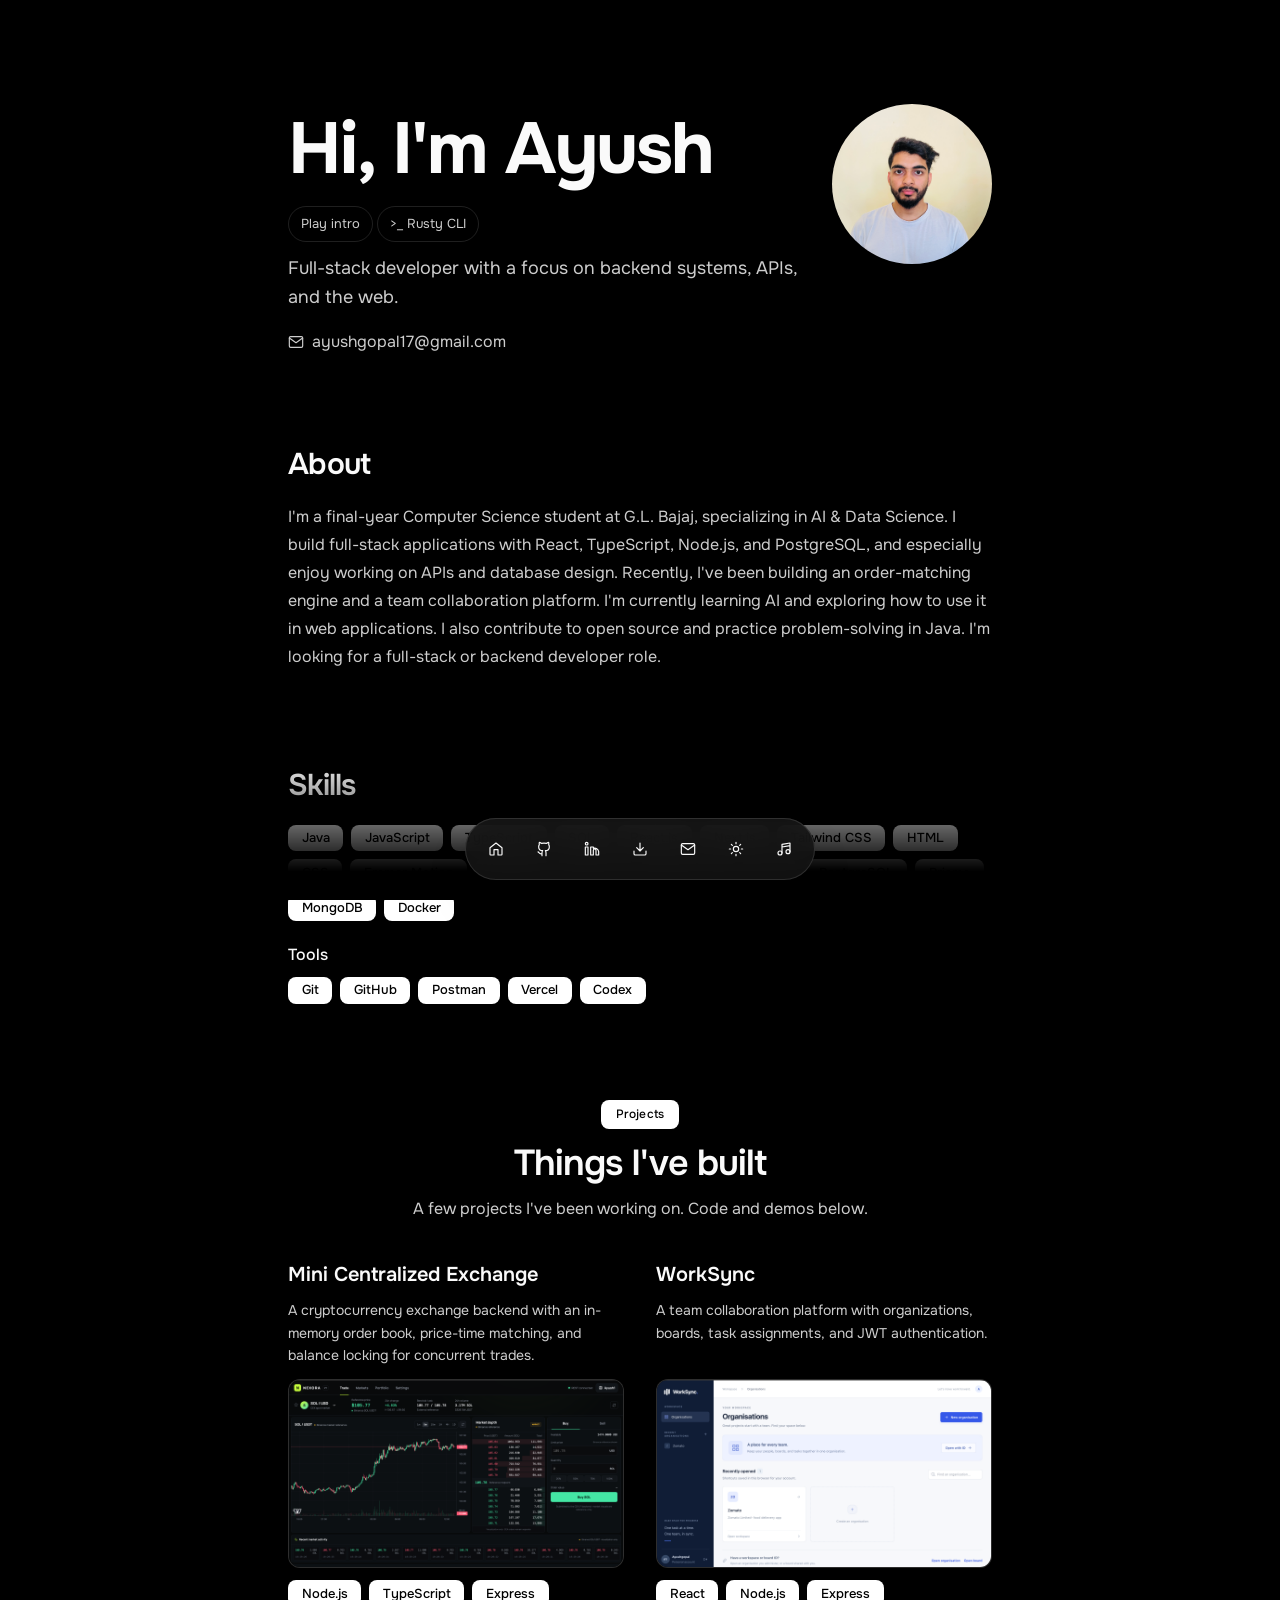
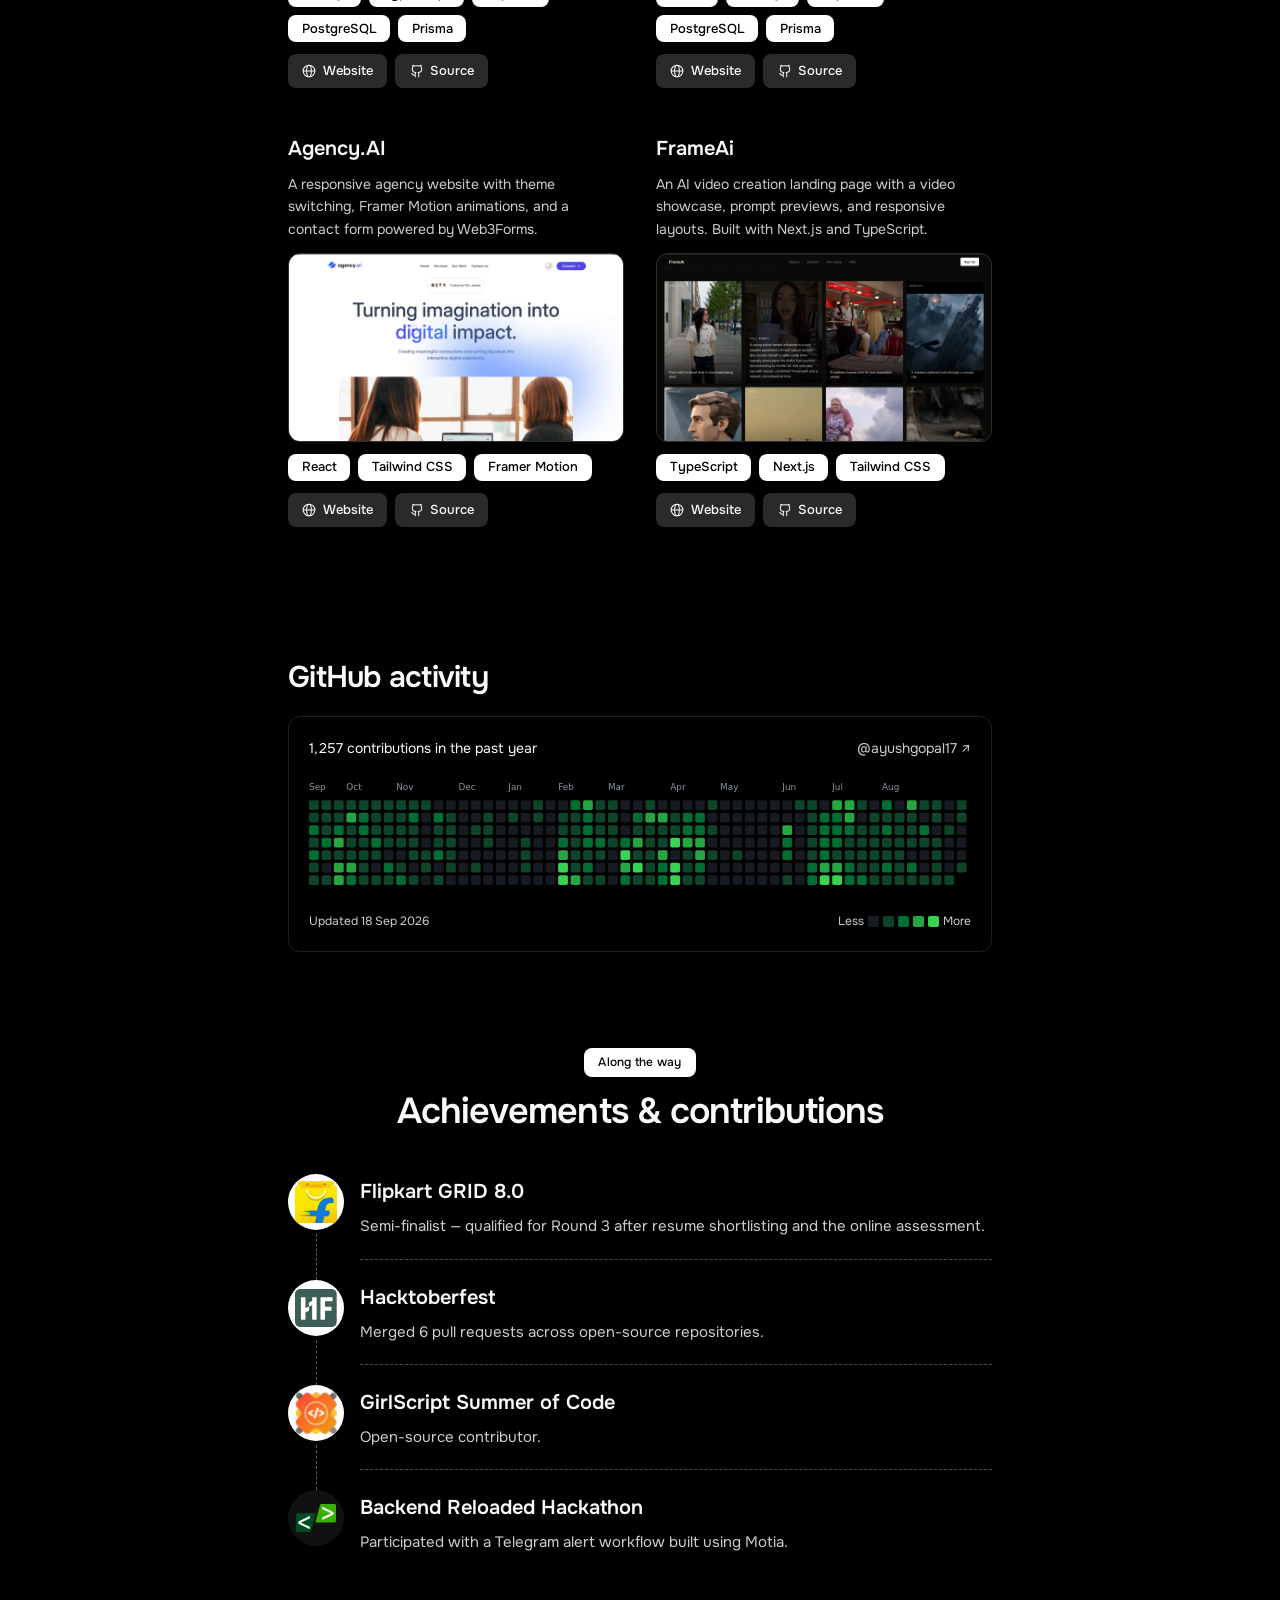
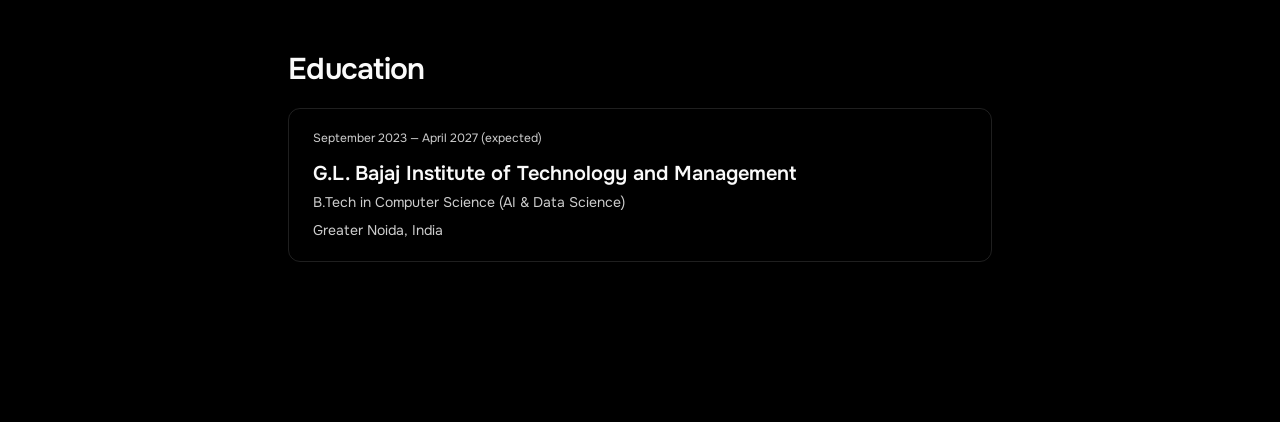
<file: index.html>
<!doctype html>
<html lang="en" class="dark">
<head>
<meta charset="UTF-8">
<meta name="viewport" content="width=device-width, initial-scale=1">
<meta name="theme-color" content="#000000">
<meta name="description" content="Ayush Gopal — full-stack and backend developer working with TypeScript, React, Node.js, and PostgreSQL.">
<title>Ayush Gopal — Full-stack Developer</title>
<link rel="icon" href="favicon.svg?v=2" type="image/svg+xml">
<link rel="preconnect" href="https://fonts.googleapis.com">
<link rel="preconnect" href="https://fonts.gstatic.com" crossorigin>
<link href="https://fonts.googleapis.com/css2?family=Onest:wght@400;500;600;700&display=swap" rel="stylesheet">
<link rel="stylesheet" href="style.css">
<script src="script.js" defer></script>
</head>
<body>
<a class="skip-link" href="#main">Skip to content</a>
<main id="main">
<section class="hero" id="home">
<div class="hero-copy"><h1>Hi, I'm Ayush</h1><button id="intro-toggle" class="intro-button" type="button" aria-pressed="false">Play intro</button> <a class="intro-button" href="rusty.html" aria-label="Explore portfolio in Rusty CLI">&gt;_ Rusty CLI</a><p class="tagline">Full-stack developer with a focus on backend systems, APIs, and the web.</p>
<button class="email-button" data-copy-email><svg viewBox="0 0 24 24" fill="none" stroke="currentColor" stroke-width="1.75" stroke-linecap="round" stroke-linejoin="round" aria-hidden="true"><rect x="2" y="4" width="20" height="16" rx="2"/><path d="m22 6-10 7L2 6"/></svg><span>ayushgopal17@gmail.com</span></button></div>
<img class="avatar" src="assets/profile.jpg" alt="Ayush Gopal" width="160" height="160">
</section>
<section id="about" class="reveal"><h2>About</h2><p class="about-copy">I'm a final-year Computer Science student at G.L. Bajaj, specializing in AI & Data Science. I build full-stack applications with React, TypeScript, Node.js, and PostgreSQL, and especially enjoy working on APIs and database design. Recently, I've been building an order-matching engine and a team collaboration platform. I'm currently learning AI and exploring how to use it in web applications. I also contribute to open source and practice problem-solving in Java. I'm looking for a full-stack or backend developer role.</p></section>
<section id="skills" class="reveal"><h2>Skills</h2><div class="tags skills"><span class="pill-tag">Java</span><span class="pill-tag">JavaScript</span><span class="pill-tag">TypeScript</span><span class="pill-tag">SQL</span><span class="pill-tag">React.js</span><span class="pill-tag">Next.js</span><span class="pill-tag">Tailwind CSS</span><span class="pill-tag">HTML</span><span class="pill-tag">CSS</span><span class="pill-tag">Framer Motion</span><span class="pill-tag">Node.js</span><span class="pill-tag">Express</span><span class="pill-tag">REST APIs</span><span class="pill-tag">JWT</span><span class="pill-tag">PostgreSQL</span><span class="pill-tag">Prisma</span><span class="pill-tag">MongoDB</span><span class="pill-tag">Docker</span></div><h3 class="tools-heading">Tools</h3><div class="tags"><span class="pill-tag">Git</span><span class="pill-tag">GitHub</span><span class="pill-tag">Postman</span><span class="pill-tag">Vercel</span><span class="pill-tag">Codex</span></div></section>
<section id="projects"><div class="section-heading reveal"><span class="section-badge">Projects</span><h2>Things I've built</h2><p>A few projects I've been working on. Code and demos below.</p></div><div class="projects"><article class="project reveal"><h3>Mini Centralized Exchange</h3><p>A cryptocurrency exchange backend with an in-memory order book, price-time matching, and balance locking for concurrent trades.</p><a class="project-preview preview-exchange" href="https://centralised-exchange-one.vercel.app" target="_blank" rel="noopener noreferrer" aria-label="Visit Mini Centralized Exchange live website"><img src="assets/projects/exchange.png" alt="Mini Centralized Exchange website screenshot" width="2880" height="1800" loading="lazy" decoding="async"></a><div class="tags"><span class="pill-tag">Node.js</span><span class="pill-tag">TypeScript</span><span class="pill-tag">Express</span><span class="pill-tag">PostgreSQL</span><span class="pill-tag">Prisma</span></div><div class="project-links"><a class="link-pill" href="https://centralised-exchange-one.vercel.app" target="_blank" rel="noopener noreferrer"><svg viewBox="0 0 24 24" fill="none" stroke="currentColor" stroke-width="1.75" stroke-linecap="round" stroke-linejoin="round" aria-hidden="true"><circle cx="12" cy="12" r="10"/><ellipse cx="12" cy="12" rx="4" ry="10"/><path d="M2 12h20"/></svg>Website</a><a class="link-pill" href="https://github.com/ayushgopal17/cex-v1" target="_blank" rel="noopener noreferrer"><svg viewBox="0 0 24 24" fill="none" stroke="currentColor" stroke-width="1.75" stroke-linecap="round" stroke-linejoin="round" aria-hidden="true"><path d="M9 19c-4.3 1.3-4.3-2.2-6-2.7M15 22v-4a4.8 4.8 0 0 0-1-3.5c3 0 6-2 6-5.5.08-1.25-.27-2.48-1-3.5.28-1.15.28-2.35 0-3.5 0 0-1 0-3 1.5-2.64-.5-5.36-.5-8 0C6 2 5 2 5 2c-.3 1.15-.3 2.35 0 3.5A5.4 5.4 0 0 0 4 9c0 3.5 3 5.5 6 5.5-.7.9-1 2-1 3.5v4"/></svg>Source</a></div></article>
<article class="project reveal"><h3>WorkSync</h3><p>A team collaboration platform with organizations, boards, task assignments, and JWT authentication.</p><a class="project-preview preview-worksync" href="https://work-sync-peach.vercel.app" target="_blank" rel="noopener noreferrer" aria-label="Visit WorkSync live website"><img src="assets/projects/worksync.png" alt="WorkSync website screenshot" width="2880" height="1800" loading="lazy" decoding="async"></a><div class="tags"><span class="pill-tag">React</span><span class="pill-tag">Node.js</span><span class="pill-tag">Express</span><span class="pill-tag">PostgreSQL</span><span class="pill-tag">Prisma</span></div><div class="project-links"><a class="link-pill" href="https://work-sync-peach.vercel.app" target="_blank" rel="noopener noreferrer"><svg viewBox="0 0 24 24" fill="none" stroke="currentColor" stroke-width="1.75" stroke-linecap="round" stroke-linejoin="round" aria-hidden="true"><circle cx="12" cy="12" r="10"/><ellipse cx="12" cy="12" rx="4" ry="10"/><path d="M2 12h20"/></svg>Website</a><a class="link-pill" href="https://github.com/ayushgopal17/WorkSync" target="_blank" rel="noopener noreferrer"><svg viewBox="0 0 24 24" fill="none" stroke="currentColor" stroke-width="1.75" stroke-linecap="round" stroke-linejoin="round" aria-hidden="true"><path d="M9 19c-4.3 1.3-4.3-2.2-6-2.7M15 22v-4a4.8 4.8 0 0 0-1-3.5c3 0 6-2 6-5.5.08-1.25-.27-2.48-1-3.5.28-1.15.28-2.35 0-3.5 0 0-1 0-3 1.5-2.64-.5-5.36-.5-8 0C6 2 5 2 5 2c-.3 1.15-.3 2.35 0 3.5A5.4 5.4 0 0 0 4 9c0 3.5 3 5.5 6 5.5-.7.9-1 2-1 3.5v4"/></svg>Source</a></div></article>
<article class="project reveal"><h3>Agency.AI</h3><p>A responsive agency website with theme switching, Framer Motion animations, and a contact form powered by Web3Forms.</p><a class="project-preview preview-agency" href="https://agency-ai-eight-chi.vercel.app" target="_blank" rel="noopener noreferrer" aria-label="Visit Agency.AI live website"><img src="assets/projects/agency.png" alt="Agency.AI website screenshot" width="2880" height="1800" loading="lazy" decoding="async"></a><div class="tags"><span class="pill-tag">React</span><span class="pill-tag">Tailwind CSS</span><span class="pill-tag">Framer Motion</span></div><div class="project-links"><a class="link-pill" href="https://agency-ai-eight-chi.vercel.app" target="_blank" rel="noopener noreferrer"><svg viewBox="0 0 24 24" fill="none" stroke="currentColor" stroke-width="1.75" stroke-linecap="round" stroke-linejoin="round" aria-hidden="true"><circle cx="12" cy="12" r="10"/><ellipse cx="12" cy="12" rx="4" ry="10"/><path d="M2 12h20"/></svg>Website</a><a class="link-pill" href="https://github.com/ayushgopal17/Agency-ai" target="_blank" rel="noopener noreferrer"><svg viewBox="0 0 24 24" fill="none" stroke="currentColor" stroke-width="1.75" stroke-linecap="round" stroke-linejoin="round" aria-hidden="true"><path d="M9 19c-4.3 1.3-4.3-2.2-6-2.7M15 22v-4a4.8 4.8 0 0 0-1-3.5c3 0 6-2 6-5.5.08-1.25-.27-2.48-1-3.5.28-1.15.28-2.35 0-3.5 0 0-1 0-3 1.5-2.64-.5-5.36-.5-8 0C6 2 5 2 5 2c-.3 1.15-.3 2.35 0 3.5A5.4 5.4 0 0 0 4 9c0 3.5 3 5.5 6 5.5-.7.9-1 2-1 3.5v4"/></svg>Source</a></div></article>
<article class="project reveal"><h3>FrameAi</h3><p>An AI video creation landing page with a video showcase, prompt previews, and responsive layouts. Built with Next.js and TypeScript.</p><a class="project-preview preview-frameai" href="https://frame-ai-ruddy.vercel.app" target="_blank" rel="noopener noreferrer" aria-label="Visit FrameAi live website"><img src="assets/projects/frameai.png" alt="FrameAi website screenshot" width="2880" height="1800" loading="lazy" decoding="async"></a><div class="tags"><span class="pill-tag">TypeScript</span><span class="pill-tag">Next.js</span><span class="pill-tag">Tailwind CSS</span></div><div class="project-links"><a class="link-pill" href="https://frame-ai-ruddy.vercel.app" target="_blank" rel="noopener noreferrer"><svg viewBox="0 0 24 24" fill="none" stroke="currentColor" stroke-width="1.75" stroke-linecap="round" stroke-linejoin="round" aria-hidden="true"><circle cx="12" cy="12" r="10"/><ellipse cx="12" cy="12" rx="4" ry="10"/><path d="M2 12h20"/></svg>Website</a><a class="link-pill" href="https://github.com/ayushgopal17/FrameAi" target="_blank" rel="noopener noreferrer"><svg viewBox="0 0 24 24" fill="none" stroke="currentColor" stroke-width="1.75" stroke-linecap="round" stroke-linejoin="round" aria-hidden="true"><path d="M9 19c-4.3 1.3-4.3-2.2-6-2.7M15 22v-4a4.8 4.8 0 0 0-1-3.5c3 0 6-2 6-5.5.08-1.25-.27-2.48-1-3.5.28-1.15.28-2.35 0-3.5 0 0-1 0-3 1.5-2.64-.5-5.36-.5-8 0C6 2 5 2 5 2c-.3 1.15-.3 2.35 0 3.5A5.4 5.4 0 0 0 4 9c0 3.5 3 5.5 6 5.5-.7.9-1 2-1 3.5v4"/></svg>Source</a></div></article>
</div></section>
<section id="activity" class="reveal"><h2>GitHub activity</h2><div class="activity-card"><div class="activity-heading"><span id="contribution-count">1,257 contributions in the past year</span><a href="https://github.com/ayushgopal17" target="_blank" rel="noopener noreferrer">@ayushgopal17 ↗</a></div><div class="activity-scroll" tabindex="0" role="region" aria-label="GitHub contribution calendar, scroll horizontally on small screens"><img src="assets/github-activity.svg" width="744" height="130" alt="Ayush Gopal’s daily GitHub contributions over the past year" loading="lazy"></div><div class="activity-footer"><span id="activity-updated">Updated 18 Sep 2026</span><div class="activity-legend" aria-label="Contribution intensity from less to more">Less <i></i><i></i><i></i><i></i><i></i> More</div></div></div></section>
<section id="achievements"><div class="section-heading reveal"><span class="section-badge">Along the way</span><h2>Achievements & contributions</h2></div><div class="roadmap">
<article class="roadmap-entry reveal"><div class="roadmap-rail"><span class="roadmap-node logo-node"><img src="assets/logos/flipkart.png" alt="Flipkart logo" width="56" height="56" loading="lazy"></span><span class="roadmap-spine"></span></div><div class="roadmap-body"><h3>Flipkart GRID 8.0</h3><p>Semi-finalist — qualified for Round 3 after resume shortlisting and the online assessment.</p><div class="roadmap-separator"></div></div></article>
<article class="roadmap-entry reveal"><div class="roadmap-rail"><span class="roadmap-node logo-node"><img src="assets/logos/hacktoberfest.svg" alt="Hacktoberfest logo" width="56" height="56" loading="lazy"></span><span class="roadmap-spine"></span></div><div class="roadmap-body"><h3>Hacktoberfest</h3><p>Merged 6 pull requests across open-source repositories.</p><div class="roadmap-separator"></div></div></article>
<article class="roadmap-entry reveal"><div class="roadmap-rail"><span class="roadmap-node logo-node"><img src="assets/logos/gssoc-orange.svg" alt="GirlScript Summer of Code logo" width="56" height="56" loading="lazy"></span><span class="roadmap-spine"></span></div><div class="roadmap-body"><h3>GirlScript Summer of Code</h3><p>Open-source contributor.</p><div class="roadmap-separator"></div></div></article>
<article class="roadmap-entry reveal"><div class="roadmap-rail"><span class="roadmap-node logo-node"><img src="assets/logos/wemakedevs.svg" alt="WeMakeDevs logo" width="56" height="56" loading="lazy"></span></div><div class="roadmap-body"><h3>Backend Reloaded Hackathon</h3><p>Participated with a Telegram alert workflow built using Motia.</p></div></article>
</div></section>
<section id="education" class="reveal"><h2>Education</h2><article class="bordered-card"><p class="date">September 2023 — April 2027 (expected)</p><h3>G.L. Bajaj Institute of Technology and Management</h3><p>B.Tech in Computer Science (AI & Data Science)</p><p>Greater Noida, India</p></article></section>
</main>
<div class="bottom-fade" aria-hidden="true"></div>
<nav class="dock" aria-label="Site navigation">
<a href="#home" aria-label="Home" data-tooltip="Home"><svg viewBox="0 0 24 24" fill="none" stroke="currentColor" stroke-width="1.75" stroke-linecap="round" stroke-linejoin="round" aria-hidden="true"><path d="m3 10 9-7 9 7v10a1 1 0 0 1-1 1h-5v-8H9v8H4a1 1 0 0 1-1-1z"/></svg></a>
<a href="https://github.com/ayushgopal17" target="_blank" rel="noopener noreferrer" aria-label="GitHub" data-tooltip="GitHub"><svg viewBox="0 0 24 24" fill="none" stroke="currentColor" stroke-width="1.75" stroke-linecap="round" stroke-linejoin="round" aria-hidden="true"><path d="M9 19c-4.3 1.3-4.3-2.2-6-2.7M15 22v-4a4.8 4.8 0 0 0-1-3.5c3 0 6-2 6-5.5.08-1.25-.27-2.48-1-3.5.28-1.15.28-2.35 0-3.5 0 0-1 0-3 1.5-2.64-.5-5.36-.5-8 0C6 2 5 2 5 2c-.3 1.15-.3 2.35 0 3.5A5.4 5.4 0 0 0 4 9c0 3.5 3 5.5 6 5.5-.7.9-1 2-1 3.5v4"/></svg></a>
<a href="https://www.linkedin.com/in/ayush-gopal-a963b8296/" target="_blank" rel="noopener noreferrer" aria-label="LinkedIn" data-tooltip="LinkedIn"><svg viewBox="0 0 24 24" fill="none" stroke="currentColor" stroke-width="1.75" stroke-linecap="round" stroke-linejoin="round" aria-hidden="true"><rect x="2" y="9" width="4" height="12"/><circle cx="4" cy="4" r="2"/><path d="M10 21V9h4v2a6 6 0 0 1 8 5v5h-4v-7a2 2 0 0 0-4 0v7z"/></svg></a>
<a href="https://drive.google.com/file/d/1-T6yErHjsQB55HGmi9FDxPvSMKHCMNSR/view" target="_blank" rel="noopener noreferrer" aria-label="View resume" data-tooltip="Resume"><svg viewBox="0 0 24 24" fill="none" stroke="currentColor" stroke-width="1.75" stroke-linecap="round" stroke-linejoin="round" aria-hidden="true"><path d="M21 15v4a2 2 0 0 1-2 2H5a2 2 0 0 1-2-2v-4M12 3v12m-5-5 5 5 5-5"/></svg></a>
<button data-copy-email aria-label="Copy email" data-tooltip="Copy email"><svg viewBox="0 0 24 24" fill="none" stroke="currentColor" stroke-width="1.75" stroke-linecap="round" stroke-linejoin="round" aria-hidden="true"><rect x="2" y="4" width="20" height="16" rx="2"/><path d="m22 6-10 7L2 6"/></svg></button>
<button id="theme-toggle" aria-label="Switch to light mode" data-tooltip="Toggle theme"><svg viewBox="0 0 24 24" fill="none" stroke="currentColor" stroke-width="1.75" stroke-linecap="round" stroke-linejoin="round" aria-hidden="true"><circle cx="12" cy="12" r="4"/><path d="M12 2v2m0 16v2M2 12h2m16 0h2M5 5l1.5 1.5m11 11L19 19M5 19l1.5-1.5m11-11L19 5"/></svg></button>
<button id="music-toggle" type="button" aria-label="Play music" aria-pressed="false" data-tooltip="Play music"><svg class="music-note" viewBox="0 0 24 24" fill="none" stroke="currentColor" stroke-width="1.75" stroke-linecap="round" stroke-linejoin="round" aria-hidden="true"><path d="M9 18V5l12-2v13M9 9l12-2"/><ellipse cx="6" cy="18" rx="3" ry="3"/><ellipse cx="18" cy="16" rx="3" ry="3"/></svg><svg class="music-pause" viewBox="0 0 24 24" fill="none" stroke="currentColor" stroke-width="1.75" stroke-linecap="round" stroke-linejoin="round" aria-hidden="true"><path d="M9 5v14M15 5v14"/></svg></button>
</nav>
<button id="intro-stop" class="intro-stop" type="button" hidden>Pause intro</button>
<audio id="intro-music" src="assets/new-intro.mp3" preload="metadata"></audio>
<audio id="background-music" src="assets/music.mp3" preload="none" loop></audio>
<div id="copy-status" class="toast" role="status" aria-live="polite"></div>
</body>
</html>
</file>
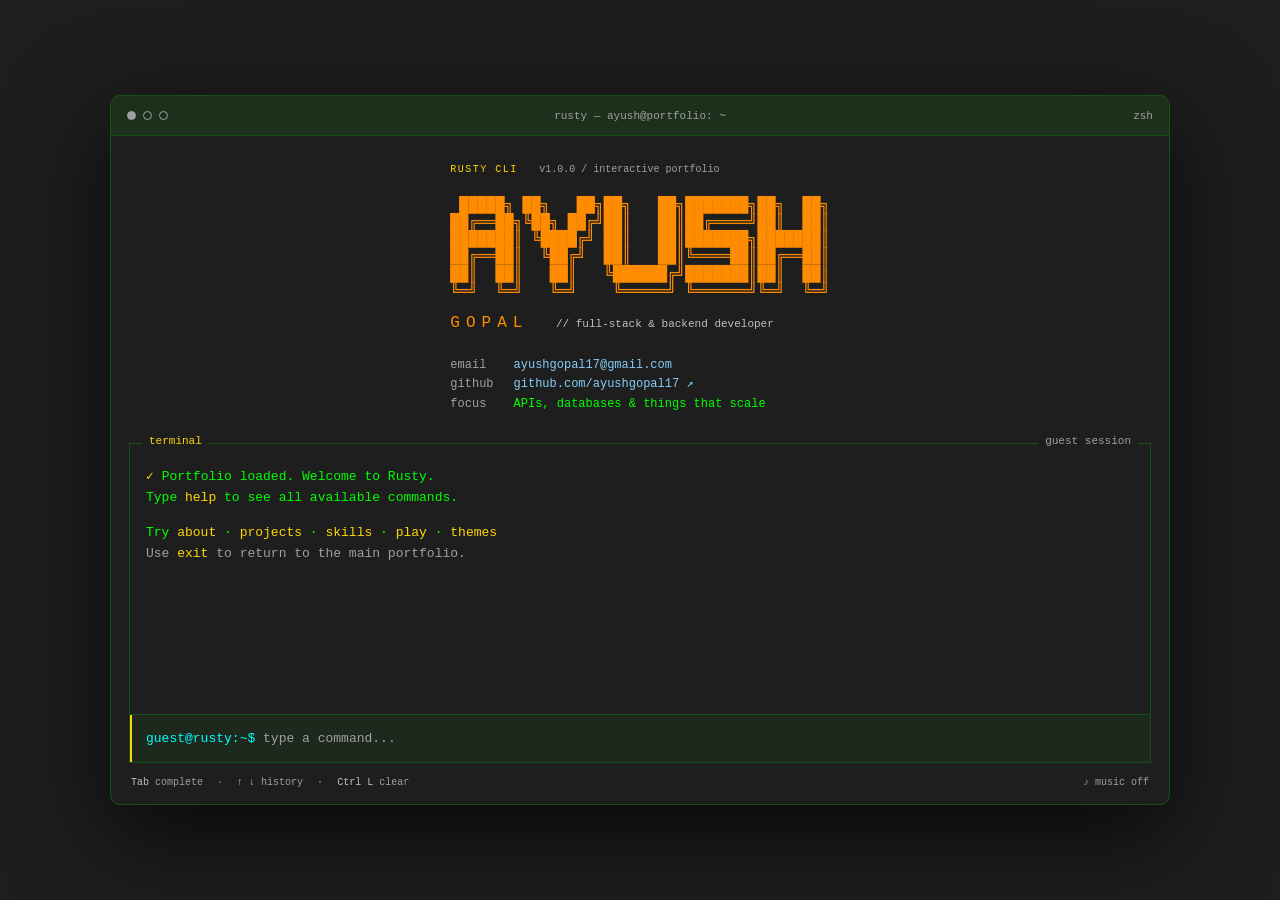
<file: rusty.html>
<!doctype html>
<html lang="en">
<head>
  <meta charset="UTF-8">
  <meta name="viewport" content="width=device-width, initial-scale=1">
  <meta name="theme-color" content="#1e1e1e">
  <meta name="description" content="Explore Ayush Gopal’s portfolio from Rusty, an interactive browser terminal.">
  <title>Rusty CLI — Ayush Gopal</title>
  <link rel="icon" href="favicon.svg?v=2" type="image/svg+xml">
  <link rel="stylesheet" href="rusty.css">
  <script src="rusty.js" defer></script>
</head>
<body>
  <main class="terminal-window" aria-label="Rusty portfolio terminal">
    <header class="window-bar"><span class="window-lights" aria-hidden="true"><i></i><i></i><i></i></span><span>rusty — ayush@portfolio: ~</span><span class="shell-label">zsh</span></header>
    <section class="identity" aria-label="Ayush Gopal profile">
      <p class="session-label">RUSTY CLI <span>v1.0.0 / interactive portfolio</span></p>
      <h1 class="sr-only">Ayush Gopal</h1>
      <pre class="name-banner" aria-hidden="true"> █████╗ ██╗   ██╗██╗   ██╗███████╗██╗  ██╗
██╔══██╗╚██╗ ██╔╝██║   ██║██╔════╝██║  ██║
███████║ ╚████╔╝ ██║   ██║███████╗███████║
██╔══██║  ╚██╔╝  ██║   ██║╚════██║██╔══██║
██║  ██║   ██║   ╚██████╔╝███████║██║  ██║
╚═╝  ╚═╝   ╚═╝    ╚═════╝ ╚══════╝╚═╝  ╚═╝</pre>
      <p class="role-line">GOPAL <span>// full-stack &amp; backend developer</span></p>
      <dl class="profile-links">
        <div><dt>email</dt><dd><a href="mailto:ayushgopal17@gmail.com">ayushgopal17@gmail.com</a></dd></div>
        <div><dt>github</dt><dd><a href="https://github.com/ayushgopal17" target="_blank" rel="noopener noreferrer">github.com/ayushgopal17 ↗</a></dd></div>
        <div><dt>focus</dt><dd>APIs, databases &amp; things that scale</dd></div>
      </dl>
    </section>
    <section class="terminal-panel" aria-label="Command session">
      <div class="panel-label"><span>terminal</span><span>guest session</span></div>
      <div class="screen" id="screen" tabindex="0" aria-label="Scrollable command output">
        <div class="welcome">
          <p><span class="success">✓</span> Portfolio loaded. Welcome to Rusty.</p>
          <p>Type <strong>help</strong> to see all available commands.</p>
          <p class="suggestion-line">Try <strong>about</strong> · <strong>projects</strong> · <strong>skills</strong> · <strong>play</strong> · <strong>themes</strong></p>
          <p class="muted">Use <strong>exit</strong> to return to the main portfolio.</p>
        </div>
        <div id="output" role="log" aria-live="polite" aria-relevant="additions"></div>
      </div>
      <form id="command-form" autocomplete="off">
        <label for="command">guest<span>@rusty</span>:<span>~</span>$<span class="sr-only"> Enter command</span></label>
        <input id="command" name="command" aria-label="Terminal command" aria-describedby="keyboard-hint" placeholder="type a command..." spellcheck="false" autocapitalize="none" autocomplete="off" autocorrect="off" enterkeyhint="send" maxlength="200">
      </form>
    </section>
    <footer class="terminal-footer"><p id="keyboard-hint"><kbd>Tab</kbd> complete <span>·</span> <kbd>↑ ↓</kbd> history <span>·</span> <kbd>Ctrl L</kbd> clear</p><span id="music-status" role="status">♪ music off</span></footer>
    <noscript><p>Enable JavaScript to use Rusty. <a href="index.html">Return to portfolio</a></p></noscript>
  </main>
  <audio id="rusty-music" src="assets/rusty-music.mp3" preload="none" loop></audio>
</body>
</html>
</file>
<file: style.css>
:root {
  color-scheme: dark;
  --bg: #000;
  --fg: #fafafa;
  --muted-fg: #cdcdcd;
  --pill-bg: #fff;
  --pill-fg: #000;
  --link-bg: #2a2a2a;
  --border: #ffffff1f;
  --dock-bg: #141414e0;
}
:root.light {
  color-scheme: light;
  --bg: #fff;
  --fg: #0a0a0a;
  --muted-fg: #3a3a3a;
  --pill-bg: #0a0a0a;
  --pill-fg: #fff;
  --link-bg: #e5e5e5;
  --border: #0000001f;
  --dock-bg: #f5f5f5d9;
}
* { box-sizing: border-box; }
html { scroll-behavior: smooth; scroll-padding-top: 32px; }
body { margin: 0; background: var(--bg); color: var(--fg); font-family: 'Onest', ui-sans-serif, system-ui, sans-serif; font-size: 16px; line-height: 1.625; -webkit-font-smoothing: antialiased; }
a { color: inherit; text-decoration: none; }
button { font: inherit; color: inherit; cursor: pointer; }
button, a { -webkit-tap-highlight-color: transparent; }
button { border: 0; background: none; }
a:focus-visible, button:focus-visible { outline: 2px solid var(--fg); outline-offset: 5px; }
svg { width: 16px; height: 16px; flex-shrink: 0; }
h1, h2, h3, p { margin: 0; }
h1, h2, h3 { line-height: 1.25; }
h2 { font-size: 30px; font-weight: 600; letter-spacing: -.025em; margin-bottom: 20px; }
h3 { font-size: 20px; font-weight: 600; }
main { max-width: 768px; margin: 0 auto; padding: 40px 32px 112px; }
section { padding: 48px 0; min-width: 0; }
.hero { padding-top: 64px; padding-bottom: 40px; display: flex; justify-content: space-between; align-items: flex-start; gap: 32px; }
.hero-copy { min-width: 0; flex: 1; }
.intro-button { display: inline-flex; align-items: center; min-height: 36px; margin-top: 12px; padding: 6px 12px; border: 1px solid var(--border); border-radius: 999px; color: var(--muted-fg); font-size: 13px; }
.intro-button:hover, .intro-button[aria-pressed="true"] { background: var(--link-bg); color: var(--fg); }
.intro-stop { position: fixed; bottom: 100px; left: 50%; transform: translateX(-50%); z-index: 30; padding: 8px 16px; border: 1px solid var(--border); border-radius: 999px; background: var(--dock-bg); color: var(--fg); font-size: 13px; backdrop-filter: blur(12px); }
.intro-stop[hidden] { display: none; }
h1 { font-size: 72px; font-weight: 700; line-height: 1.25; letter-spacing: -.025em; }
.tagline { margin-top: 12px; font-size: 18px; line-height: 1.625; color: var(--muted-fg); }
.avatar { height: 160px; width: 160px; border-radius: 50%; object-fit: cover; object-position: center 28%; flex-shrink: 0; }
.email-button { display: inline-flex; align-items: center; gap: 8px; color: var(--muted-fg); padding: 0; margin-top: 16px; font-size: 16px; max-width: 100%; }
.email-button span { overflow-wrap: anywhere; }
.email-button:hover { opacity: .7; }
.about-copy { color: var(--muted-fg); line-height: 1.75; }
.tags { display: flex; flex-wrap: wrap; gap: 8px; }
.pill-tag { display: inline-flex; align-items: center; padding: .35rem .85rem; border-radius: 8px; background: var(--pill-bg); color: var(--pill-fg); font-size: 13px; font-weight: 500; line-height: 1.2; }
.section-heading { text-align: center; margin-bottom: 40px; }
.section-badge { display: inline-block; background: var(--pill-bg); color: var(--pill-fg); border-radius: 8px; padding: .3rem .9rem; font-size: 12px; font-weight: 500; letter-spacing: .02em; }
.section-heading h2 { font-size: 36px; margin-top: 12px; margin-bottom: 10px; }
.section-heading p { color: var(--muted-fg); }
.projects { display: grid; grid-template-columns: repeat(2, minmax(0, 1fr)); gap: 12px 32px; }
.project { min-width: 0; display: grid; grid-row: span 5; grid-template-rows: subgrid; row-gap: 12px; padding-bottom: 36px; }
.project h3 { margin: 0; }
.project p { font-size: 14px; line-height: 1.625; color: var(--muted-fg); margin: 0; }
.project .project-status { font-size: 12px; }
.project .tags { margin: 0; align-content: start; align-items: start; }
.project-links { display: flex; flex-wrap: wrap; gap: 8px; margin: 0; align-self: start; }
.link-pill { display: inline-flex; align-items: center; gap: .4rem; padding: .4rem .9rem; border-radius: 8px; background: var(--link-bg); font-size: 13px; font-weight: 500; transition: opacity .2s; }
.link-pill svg { width: 14px; height: 14px; }
.link-pill:hover { opacity: .75; }
.roadmap-entry { display: grid; grid-template-columns: 56px minmax(0, 1fr); column-gap: 16px; }
.roadmap-rail { display: flex; flex-direction: column; align-items: center; }
.roadmap-node { width: 56px; height: 56px; border-radius: 50%; flex-shrink: 0; display: grid; place-items: center; background: var(--pill-bg); color: var(--pill-fg); font-size: 14px; font-weight: 600; }
.roadmap-spine { flex: 1; border-left: 1px dashed color-mix(in srgb, var(--muted-fg) 45%, transparent); min-height: 40px; margin-top: 4px; }
.roadmap-body { padding: 5px 0 20px; }
.roadmap-body p { margin-top: 10px; font-size: 15px; color: var(--muted-fg); }
.roadmap-separator { border-top: 1px dashed color-mix(in srgb, var(--muted-fg) 35%, transparent); margin-top: 20px; }
.roadmap-entry:last-child .roadmap-body { padding-bottom: 0; }
.bordered-card { border: 1px solid var(--border); border-radius: 12px; padding: 20px 24px; }
.bordered-card .date { font-size: 12px; margin: 0 0 12px; }
.bordered-card p { font-size: 14px; color: var(--muted-fg); margin-top: 5px; }
.bottom-fade { position: fixed; inset: auto 0 0; height: 144px; background: linear-gradient(to top, var(--bg) 20%, transparent 100%); pointer-events: none; z-index: 5; }
.dock { position: fixed; bottom: max(20px, env(safe-area-inset-bottom)); left: 50%; transform: translateX(-50%); display: flex; align-items: center; gap: 4px; padding: 8px; border: 1px solid var(--border); border-radius: 999px; background: var(--dock-bg); backdrop-filter: blur(16px); -webkit-backdrop-filter: blur(16px); box-shadow: 0 25px 50px -12px #0004; z-index: 10; }
.dock a, .dock button { display: grid; place-items: center; width: 44px; height: 44px; border-radius: 50%; position: relative; }
.dock a:hover, .dock button:hover { background: var(--link-bg); }
.dock #music-toggle[aria-pressed="true"] { background: var(--pill-bg); color: var(--pill-fg); }
#music-toggle .music-pause, #music-toggle[aria-pressed="true"] .music-note { display: none; }
#music-toggle[aria-pressed="true"] .music-pause { display: block; }
[data-tooltip]::after { content: attr(data-tooltip); position: absolute; bottom: 52px; left: 50%; transform: translateX(-50%); padding: 4px 8px; border-radius: 5px; background: var(--pill-bg); color: var(--pill-fg); font-size: 12px; white-space: nowrap; opacity: 0; pointer-events: none; }
[data-tooltip]:hover::after, [data-tooltip]:focus-visible::after { opacity: 1; }
.toast { position: fixed; bottom: 100px; left: 50%; transform: translateX(-50%); background: var(--pill-bg); color: var(--pill-fg); padding: 8px 15px; border-radius: 8px; font-size: 14px; z-index: 15; max-width: calc(100% - 40px); text-align: center; }
.toast:empty { display: none; }
.skip-link { position: fixed; top: -100px; left: 20px; padding: 10px; background: var(--pill-bg); color: var(--pill-fg); z-index: 20; }
.skip-link:focus { top: 10px; }
.reveal { transition: opacity .6s ease, transform .6s ease, filter .6s ease; }
.reveal.pending { opacity: 0; transform: translateY(24px); filter: blur(8px); }
@media (min-width: 1800px) { main { max-width: 1024px; } }
@media (max-width: 767px) {
  main { padding: 40px 20px 112px; }
  section { padding: 40px 0; }
  .hero { padding-top: 48px; padding-bottom: 40px; flex-direction: column; gap: 24px; }
  .avatar { order: -1; width: 64px; height: 64px; }
  h1 { font-size: 32px; }
  h2 { font-size: 24px; }
  h3 { font-size: 18px; }
  .tagline, .email-button { font-size: 16px; }
  .section-heading { margin-bottom: 32px; }
  .section-heading h2 { font-size: 30px; }
  .projects { grid-template-columns: 1fr; gap: 40px; }
  .project { grid-row: auto; grid-template-rows: auto; padding-bottom: 0; }
}
@media (prefers-reduced-motion: reduce) {
  html { scroll-behavior: auto; }
  *, *::before, *::after { transition: none !important; }
  .reveal.pending { opacity: 1; transform: none; filter: none; }
}

/* Original organization marks, kept legible in both themes. */
.logo-node { background: #fff; overflow: hidden; }
.logo-node img { display: block; width: 100%; height: 100%; object-fit: contain; padding: 7px; }
.logo-node img[src$="wemakedevs.svg"] { background: #111; padding: 8px; }
.project-image { display: block; width: 100%; aspect-ratio: 16 / 9; object-fit: cover; border-radius: 12px; border: 1px solid var(--border); margin: 16px 0; }

/* Frame the supplied originals without altering their contents. */
.avatar { object-position: 50% 38%; }
.project-preview {
  display: block;
  position: relative;
  aspect-ratio: 16 / 9;
  overflow: hidden;
  border: 1px solid var(--border);
  border-radius: 12px;
  margin: 0;
  align-self: start;
  background: #111;
}
.project-preview img {
  display: block;
  position: absolute;
  width: 100%;
  height: auto;
  max-width: none;
}
.project-preview img { top: -10.9%; }
.project-preview:hover { border-color: var(--muted-fg); }

.tools-heading { margin: 24px 0 12px; font-size: 16px; font-weight: 500; }

@media (max-width: 359px) {
  .dock { gap: 0; padding: 6px; }
  .dock a, .dock button { width: 40px; }
}

.activity-card { border: 1px solid var(--border); border-radius: 12px; padding: 20px; }
.activity-heading, .activity-footer { display: flex; justify-content: space-between; align-items: center; flex-wrap: wrap; gap: 12px; }
.activity-heading { font-size: 14px; margin-bottom: 18px; }
.activity-heading a { color: var(--muted-fg); }
.activity-heading a:hover { text-decoration: underline; }
.activity-scroll { overflow-x: auto; padding-bottom: 6px; scrollbar-width: thin; }
.activity-scroll img { display: block; width: 100%; min-width: 600px; height: auto; }
.activity-scroll:focus-visible { outline: 2px solid var(--fg); outline-offset: 4px; }
.activity-footer { color: var(--muted-fg); font-size: 12px; margin-top: 12px; }
.activity-legend { display: flex; align-items: center; gap: 4px; }
.activity-legend i { width: 11px; height: 11px; border-radius: 2px; background: #161b22; }
.activity-legend i:nth-of-type(2) { background: #0e4429; }
.activity-legend i:nth-of-type(3) { background: #006d32; }
.activity-legend i:nth-of-type(4) { background: #26a641; }
.activity-legend i:nth-of-type(5) { background: #39d353; }
</file>
<file: rusty.css>
:root {
  color-scheme: dark;
  --font-color: #00ff00;
  --background-color: #1e1e1e;
  --accent-color: gold;
  --prompt-color: #00ffff;
  --input-color: #ffffff;
  --banner-color: #ff8c00;
  --command-output-color: #c0c0c0;
  --link-color: #87cefa;
  --text-shadow: none;
  --green: var(--accent-color);
  --muted: color-mix(in srgb, var(--command-output-color) 80%, var(--background-color));
  --line: color-mix(in srgb, var(--font-color) 22%, var(--background-color));
  background: var(--background-color);
  color: var(--font-color);
  font: 13px/1.65 Menlo, Monaco, "SFMono-Regular", Consolas, "Liberation Mono", monospace;
}
* { box-sizing: border-box; }
body {
  margin: 0;
  min-height: 100vh;
  min-height: 100dvh;
  display: grid;
  place-items: center;
  padding: 36px;
  background: var(--background-color);
}
.terminal-window { width: min(1060px, 100%); background: var(--background-color); border: 1px solid var(--line); border-radius: 10px; box-shadow: 0 30px 100px #000b; overflow: hidden; }
.window-bar { display: flex; justify-content: space-between; align-items: center; gap: 12px; height: 40px; padding: 0 16px; border-bottom: 1px solid var(--line); background: color-mix(in srgb, var(--background-color) 92%, var(--font-color)); font-size: 11px; color: var(--muted); }
.window-lights { display: flex; gap: 7px; width: 54px; }
.window-lights i { display: block; width: 9px; height: 9px; border: 1px solid var(--muted); border-radius: 50%; }
.window-lights i:first-child { background: var(--muted); }
.shell-label { width: 54px; text-align: right; color: var(--muted); }
.identity { width: fit-content; max-width: 100%; margin: auto; padding: 26px 20px 28px; }
p { margin: 0; }
.session-label { font-size: 10px; letter-spacing: 1.5px; color: var(--green); margin-bottom: 18px; }
.session-label span { color: var(--muted); letter-spacing: 0; margin-left: 14px; }
.name-banner { font-size: clamp(7px, 1.5vw, 15px); line-height: 1.15; color: var(--green); margin: 0; text-shadow: 0 0 22px transparent; }
.role-line { color: var(--green); letter-spacing: 6px; margin: 10px 0 19px; font-size: 16px; }
.role-line span { color: var(--command-output-color); font-size: 11px; letter-spacing: 0; margin-left: 12px; }
.profile-links { margin: 0; font-size: 12px; }
.profile-links div { display: flex; gap: 20px; }
dt { color: var(--muted); width: 6ch; flex-shrink: 0; } dd { margin: 0; overflow-wrap: anywhere; }
a { color: inherit; text-decoration: none; } a:hover { color: var(--green); text-decoration: underline; }
a:focus-visible, .screen:focus-visible { outline: 1px solid var(--green); outline-offset: 3px; }
.terminal-panel { margin: 0 18px; border: 1px solid var(--line); position: relative; }
.panel-label { display: flex; justify-content: space-between; position: absolute; top: -12px; left: 12px; right: 12px; pointer-events: none; font-size: 11px; color: var(--green); }
.panel-label span { padding: 0 7px; background: var(--background-color); }
.panel-label span:last-child { color: var(--muted); }
.screen { height: clamp(230px, 30vh, 420px); padding: 22px 16px; overflow: auto; overflow-wrap: anywhere; scrollbar-width: thin; scrollbar-color: var(--line) transparent; cursor: text; }
.welcome { margin-bottom: 1em; }
.success, strong { color: var(--green); font-weight: normal; }
.suggestion-line { margin-top: 13px; }
.muted { color: var(--muted); }
.entry { margin-bottom: 16px; }
.echo { color: var(--green); margin-bottom: 6px; }
.echo, .response { white-space: pre-wrap; }
.response h2 { font: inherit; color: var(--green); margin: 1em 0 0; }
.response p { margin: 0; }
.response a { color: var(--green); text-decoration: underline; text-underline-offset: 3px; }
#command-form { display: flex; align-items: baseline; gap: 1ch; padding: 13px 16px; border-top: 1px solid var(--line); background: color-mix(in srgb, var(--background-color) 95%, var(--font-color)); }
#command-form:focus-within { box-shadow: inset 2px 0 var(--green); }
#command-form label { white-space: nowrap; color: var(--green); }
#command-form label span:not(.sr-only) { color: var(--command-output-color); }
input { flex: 1; min-width: 0; width: 100%; padding: 0; border: 0; border-radius: 0; outline: none; background: transparent; color: var(--green); caret-color: var(--green); font: inherit; }
input::placeholder { color: var(--muted); }
.terminal-footer { display: flex; justify-content: space-between; gap: 16px; padding: 12px 20px; font-size: 10px; color: var(--muted); }
.terminal-footer p span { margin: 0 8px; }
kbd { color: var(--command-output-color); font: inherit; }
#music-status { text-align: right; }
::selection { background: var(--accent-color); color: #000; }
.sr-only { position: absolute; width: 1px; height: 1px; overflow: hidden; clip-path: inset(50%); }
@media (max-width: 600px) {
  body { padding: 12px; align-items: start; }
  .window-bar { font-size: 10px; }
  .shell-label { display: none; }
  .identity { padding: 24px 12px; width: 100%; }
  .name-banner { font-size: clamp(6px, 2.05vw, 12px); }
  .session-label { letter-spacing: 0; font-size: 9px; }
  .session-label span { margin-left: 6px; }
  .role-line span { display: block; margin: 5px 0 0; font-size: 10px; }
  .profile-links { font-size: 10px; }
  .profile-links div { gap: 8px; }
  .terminal-panel { margin: 0 10px; }
  .screen { padding: 20px 10px; height: 32dvh; min-height: 210px; font-size: 12px; }
  #command-form { padding: 12px 10px; font-size: 12px; gap: 6px; }
  input { font-size: 16px; }
  .terminal-footer { padding: 12px; flex-wrap: wrap; gap: 4px; font-size: 9px; }
}

/* Apply each reference palette to its corresponding terminal role. */
.name-banner, .role-line { color: var(--banner-color); text-shadow: none; }
.session-label, .success, strong { text-shadow: var(--text-shadow); }
.echo, #command-form label, #command-form label span:not(.sr-only) { color: var(--prompt-color); }
input { color: var(--input-color); caret-color: var(--input-color); }
.response { color: var(--command-output-color); }
a, .response a { color: var(--link-color); }
::selection { background: var(--accent-color); color: var(--background-color); }
</file>
